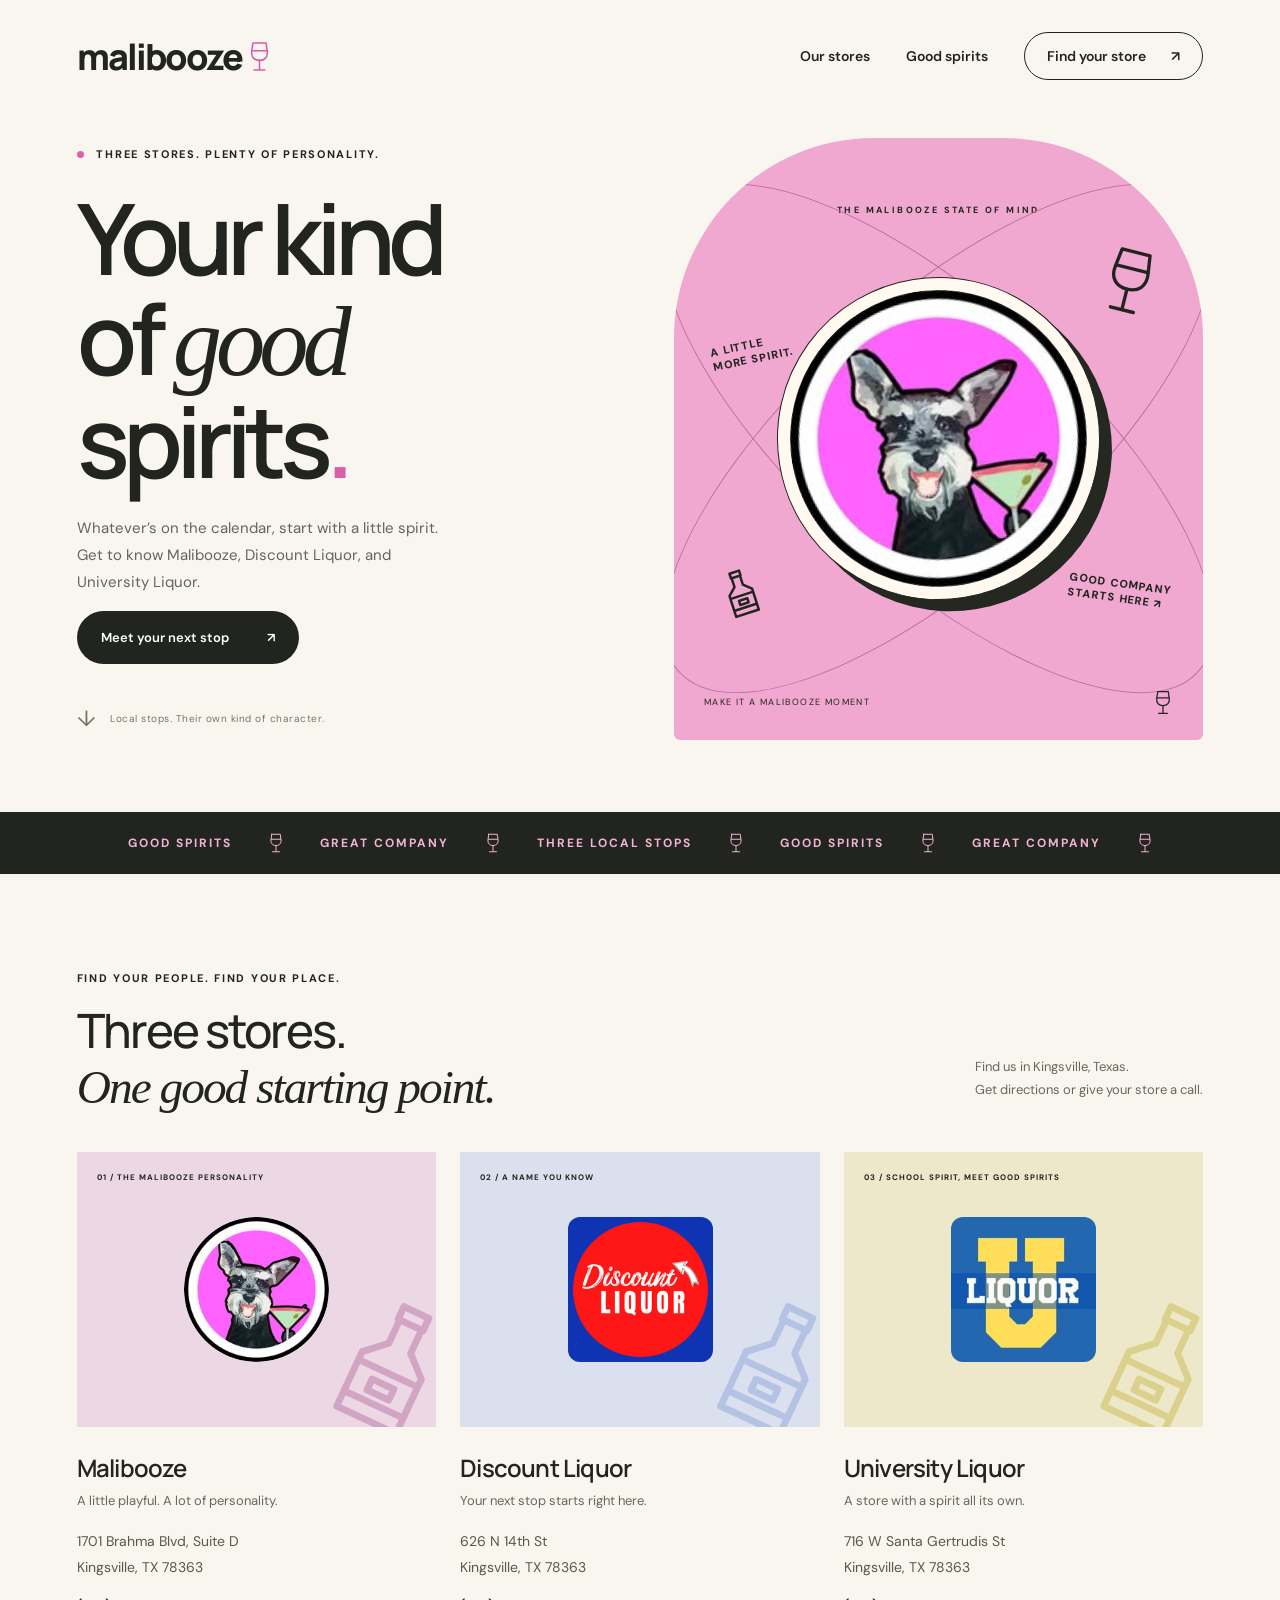
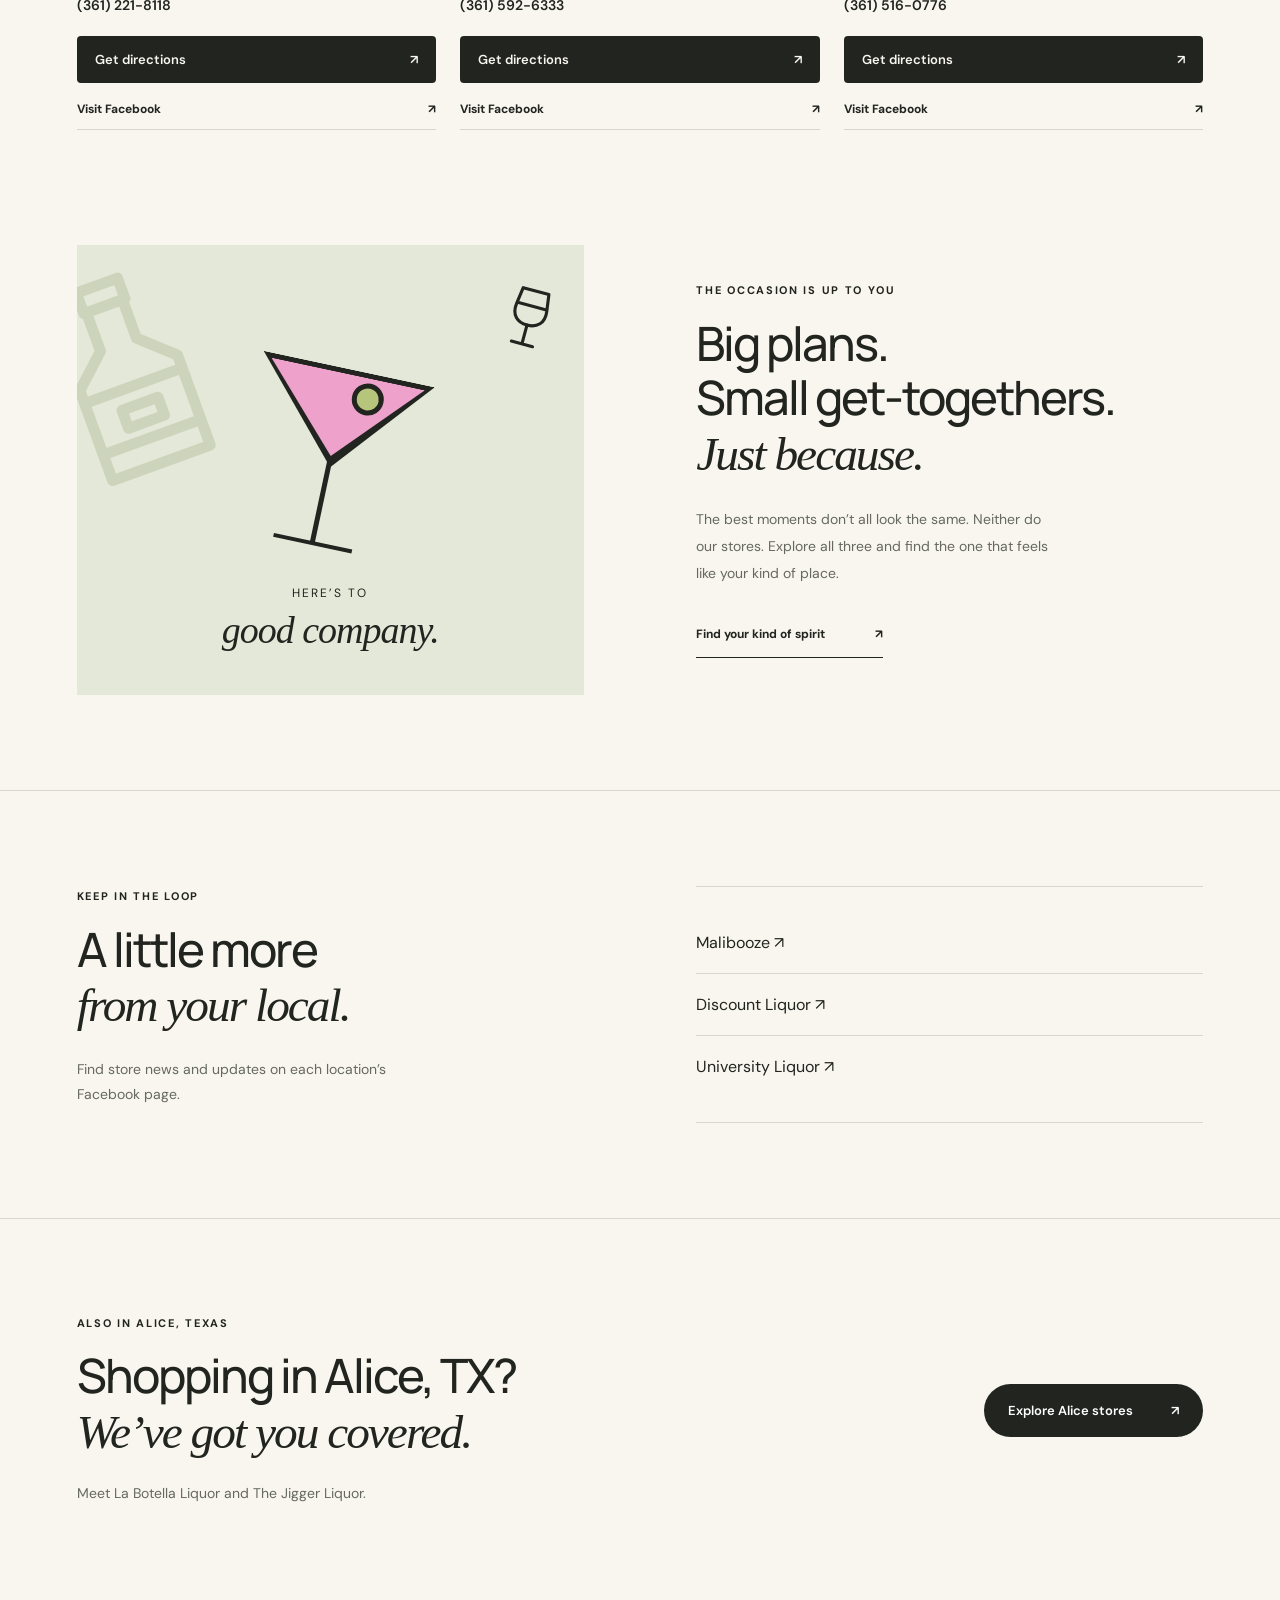
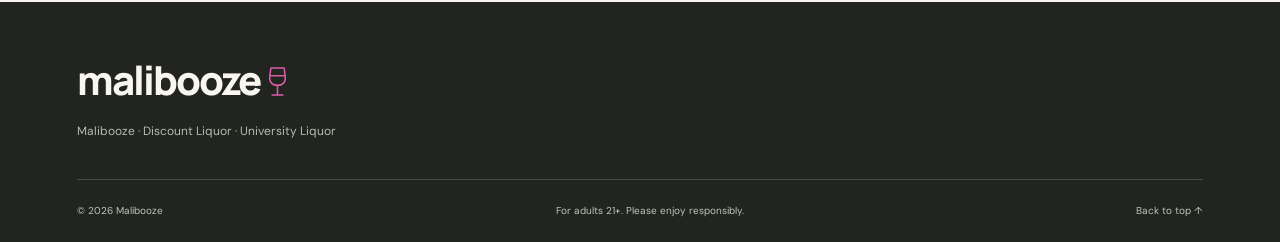
<file: index.html>
<!doctype html>
<html lang="en">
  <!-- #region Page metadata and assets -->
  <!-- MARK: Page metadata and assets -->
  <head>
    <meta charset="UTF-8">
    <meta name="viewport" content="width=device-width, initial-scale=1">
    <meta name="theme-color" content="#f0a6cf">
    <meta name="description" content="Meet Malibooze, Discount Liquor, and University Liquor. Three store identities, one place to find your next stop.">
    <title>Malibooze · Find your good spirits</title>
    <link rel="stylesheet" href="style.css">
    <script src="main.js" defer></script>
  </head>
  <!-- #endregion Page metadata and assets -->
  <body>
    <!-- #region Header and navigation -->
    <!-- MARK: Header and navigation -->
    <header class="header"><a class="wordmark" href="#" aria-label="Malibooze home">malibooze<span class="drink-icon wine-icon" aria-hidden="true"></span></a>
      <nav aria-label="Main navigation"><a href="#stores">Our stores</a><a href="#good-spirits">Good spirits</a><a class="nav-button" href="#stores">Find your store <span>↗</span></a></nav>
    </header>
    <!-- #endregion Header and navigation -->
    <main>
      <!-- #region Hero and mascot -->
      <!-- MARK: Hero and mascot -->
      <section class="hero" aria-labelledby="hero-title">
        <div class="hero-copy">
          <p class="eyebrow"><span></span> THREE STORES. PLENTY OF PERSONALITY.</p>
          <h1 id="hero-title">Your kind<br>of <em>good</em><br>spirits<span class="period">.</span></h1>
          <p class="intro">Whatever’s on the calendar, start with a little spirit. Get to know Malibooze, Discount Liquor, and University Liquor.</p><a class="button dark" href="#stores">Meet your next stop <span>↗</span></a>
          <div class="hero-note"><span>↓</span> Local stops. Their own kind of character.</div>
        </div>
        <div class="hero-art">
          <div class="art-top">THE MALIBOOZE STATE OF MIND</div>
          <div class="orbit orbit-one"></div>
          <div class="orbit orbit-two"></div><span class="hero-drink hero-drink-one drink-icon wine-icon" aria-hidden="true"></span><span class="hero-drink hero-drink-two drink-icon bottle-icon" aria-hidden="true"></span>
          <div class="mascot"><img src="maliboozeLogo.jpg" alt="Malibooze schnauzer mascot with a martini"></div>
          <div class="art-label label-one">A LITTLE<br>MORE SPIRIT.</div>
          <div class="art-label label-two">GOOD COMPANY<br>STARTS HERE ↗</div>
          <div class="art-bottom"><span>MAKE IT A MALIBOOZE MOMENT</span><span class="drink-icon wine-icon" aria-hidden="true"></span></div>
        </div>
      </section>
      <!-- #endregion Hero and mascot -->
      <!-- #region Wine and spirits ticker -->
      <!-- MARK: Wine and spirits ticker -->
      <div class="ticker" aria-hidden="true"><span>GOOD SPIRITS</span> <i class="drink-icon wine-icon"></i> <span>GREAT COMPANY</span> <i class="drink-icon wine-icon"></i> <span>THREE LOCAL STOPS</span> <i class="drink-icon wine-icon"></i> <span>GOOD SPIRITS</span> <i class="drink-icon wine-icon"></i> <span>GREAT COMPANY</span> <i class="drink-icon wine-icon"></i></div>
      <!-- #endregion Wine and spirits ticker -->
      <!-- #region Store locations and contact details -->
      <!-- MARK: Store locations and contact details -->
      <section class="stores section" id="stores">
        <div class="section-heading">
          <div>
            <p class="eyebrow">FIND YOUR PEOPLE. FIND YOUR PLACE.</p>
            <h2>Three stores.<br><em>One good starting point.</em></h2>
          </div>
          <p>Find us in Kingsville, Texas.<br>Get directions or give your store a call.</p>
        </div>
        <div class="store-grid">
          <!-- MARK: Malibooze store card -->
          <article class="store-card malibu">
            <div class="store-visual"><span class="store-number">01 / THE MALIBOOZE PERSONALITY</span><img src="maliboozeLogo.jpg" alt="Malibooze logo" loading="lazy"><span class="store-drink drink-icon bottle-icon" aria-hidden="true"></span></div>
            <div class="store-info">
              <h3>Malibooze</h3>
              <p>A little playful. A lot of personality.</p>
              <address class="store-address">1701 Brahma Blvd, Suite D<br>Kingsville, TX 78363</address><a class="store-phone" href="tel:+13612218118" aria-label="Call Malibooze at (361) 221-8118">(361) 221-8118</a><a class="directions-link" href="https://www.google.com/maps/dir/?api=1&amp;destination=1701+Brahma+Blvd%2C+Suite+D%2C+Kingsville%2C+TX+78363" target="_blank" rel="noopener noreferrer" aria-label="Get Google Maps directions to Malibooze">Get directions <span aria-hidden="true">↗</span></a><a class="store-link" data-store="malibooze" href="https://www.facebook.com/maliboozeliquortx" target="_blank" rel="noopener noreferrer">Visit Facebook <span>↗</span></a>
            </div>
          </article>
          <!-- MARK: Discount Liquor store card -->
          <article class="store-card discount">
            <div class="store-visual"><span class="store-number">02 / A NAME YOU KNOW</span><img src="discountLogo.png" alt="Discount Liquor logo" loading="lazy"><span class="store-drink drink-icon bottle-icon" aria-hidden="true"></span></div>
            <div class="store-info">
              <h3>Discount Liquor</h3>
              <p>Your next stop starts right here.</p>
              <address class="store-address">626 N 14th St<br>Kingsville, TX 78363</address><a class="store-phone" href="tel:+13615926333" aria-label="Call Discount Liquor at (361) 592-6333">(361) 592-6333</a><a class="directions-link" href="https://www.google.com/maps/dir/?api=1&amp;destination=626+N+14th+St%2C+Kingsville%2C+TX+78363" target="_blank" rel="noopener noreferrer" aria-label="Get Google Maps directions to Discount Liquor">Get directions <span aria-hidden="true">↗</span></a><a class="store-link" data-store="discount" href="https://www.facebook.com/DiscountLiquorTX" target="_blank" rel="noopener noreferrer">Visit Facebook <span>↗</span></a>
            </div>
          </article>
          <!-- MARK: University Liquor store card -->
          <article class="store-card university">
            <div class="store-visual"><span class="store-number">03 / SCHOOL SPIRIT, MEET GOOD SPIRITS</span><img src="universityLogo.jpg" alt="University Liquor logo" loading="lazy"><span class="store-drink drink-icon bottle-icon" aria-hidden="true"></span></div>
            <div class="store-info">
              <h3>University Liquor</h3>
              <p>A store with a spirit all its own.</p>
              <address class="store-address">716 W Santa Gertrudis St<br>Kingsville, TX 78363</address><a class="store-phone" href="tel:+13615160776" aria-label="Call University Liquor at (361) 516-0776">(361) 516-0776</a><a class="directions-link" href="https://www.google.com/maps/dir/?api=1&amp;destination=716+W+Santa+Gertrudis+St%2C+Kingsville%2C+TX+78363" target="_blank" rel="noopener noreferrer" aria-label="Get Google Maps directions to University Liquor">Get directions <span aria-hidden="true">↗</span></a><a class="store-link" data-store="university" href="https://www.facebook.com/profile.php?id=61582010642465" target="_blank" rel="noopener noreferrer">Visit Facebook <span>↗</span></a>
            </div>
          </article>
        </div>
      </section>
      <!-- #endregion Store locations and contact details -->
      <!-- #region Good spirits feature -->
      <!-- MARK: Good spirits feature -->
      <section class="spirit-section section" id="good-spirits">
        <div class="spirit-art" aria-hidden="true"><span class="background-bottle drink-icon bottle-icon"></span>
          <div class="glass">
            <div class="liquid"></div>
            <div class="olive"></div>
          </div><span class="small-wine drink-icon wine-icon"></span>
          <p>HERE’S TO<br><em>good company.</em></p>
        </div>
        <div class="spirit-copy">
          <p class="eyebrow">THE OCCASION IS UP TO YOU</p>
          <h2>Big plans.<br>Small get-togethers.<br><em>Just because.</em></h2>
          <p>The best moments don’t all look the same. Neither do our stores. Explore all three and find the one that feels like your kind of place.</p><a class="text-link" href="#stores">Find your kind of spirit <span>↗</span></a>
        </div>
      </section>
      <!-- #endregion Good spirits feature -->
      <!-- #region Facebook updates -->
      <!-- MARK: Facebook updates -->
      <section class="updates section" id="updates">
        <div>
          <p class="eyebrow">KEEP IN THE LOOP</p>
          <h2>A little more<br><em>from your local.</em></h2>
          <p>Find store news and updates on each location’s Facebook page.</p>
        </div>
        <div class="updates-list" id="social-links"><a class="social-row" href="https://www.facebook.com/maliboozeliquortx" target="_blank" rel="noopener noreferrer">Malibooze <span>↗</span></a><a class="social-row" href="https://www.facebook.com/DiscountLiquorTX" target="_blank" rel="noopener noreferrer">Discount Liquor <span>↗</span></a><a class="social-row" href="https://www.facebook.com/profile.php?id=61582010642465" target="_blank" rel="noopener noreferrer">University Liquor <span>↗</span></a></div>
      </section>
      <!-- #endregion Facebook updates -->
      <!-- #region Alice stores link -->
      <!-- MARK: Shopping in Alice -->
      <section class="section city-callout" aria-labelledby="alice-callout-title">
        <div>
          <p class="eyebrow">ALSO IN ALICE, TEXAS</p>
          <h2 id="alice-callout-title">Shopping in Alice, TX?<br><em>We’ve got you covered.</em></h2>
          <p>Meet La Botella Liquor and The Jigger Liquor.</p>
        </div>
        <a class="button dark" href="alice.html">Explore Alice stores <span>↗</span></a>
      </section>
      <!-- #endregion -->
    </main>
    <!-- #region Footer -->
    <!-- MARK: Footer -->
    <footer><a class="wordmark" href="#">malibooze<span class="drink-icon wine-icon" aria-hidden="true"></span></a>
      <p>Malibooze · Discount Liquor · University Liquor</p>
      <div class="footer-bottom"><span>© <span id="year">2026</span> Malibooze</span><span>For adults 21+. Please enjoy responsibly.</span><a href="#">Back to top ↑</a></div>
    </footer>
    <!-- #endregion Footer -->
  </body>
</html>
</file>
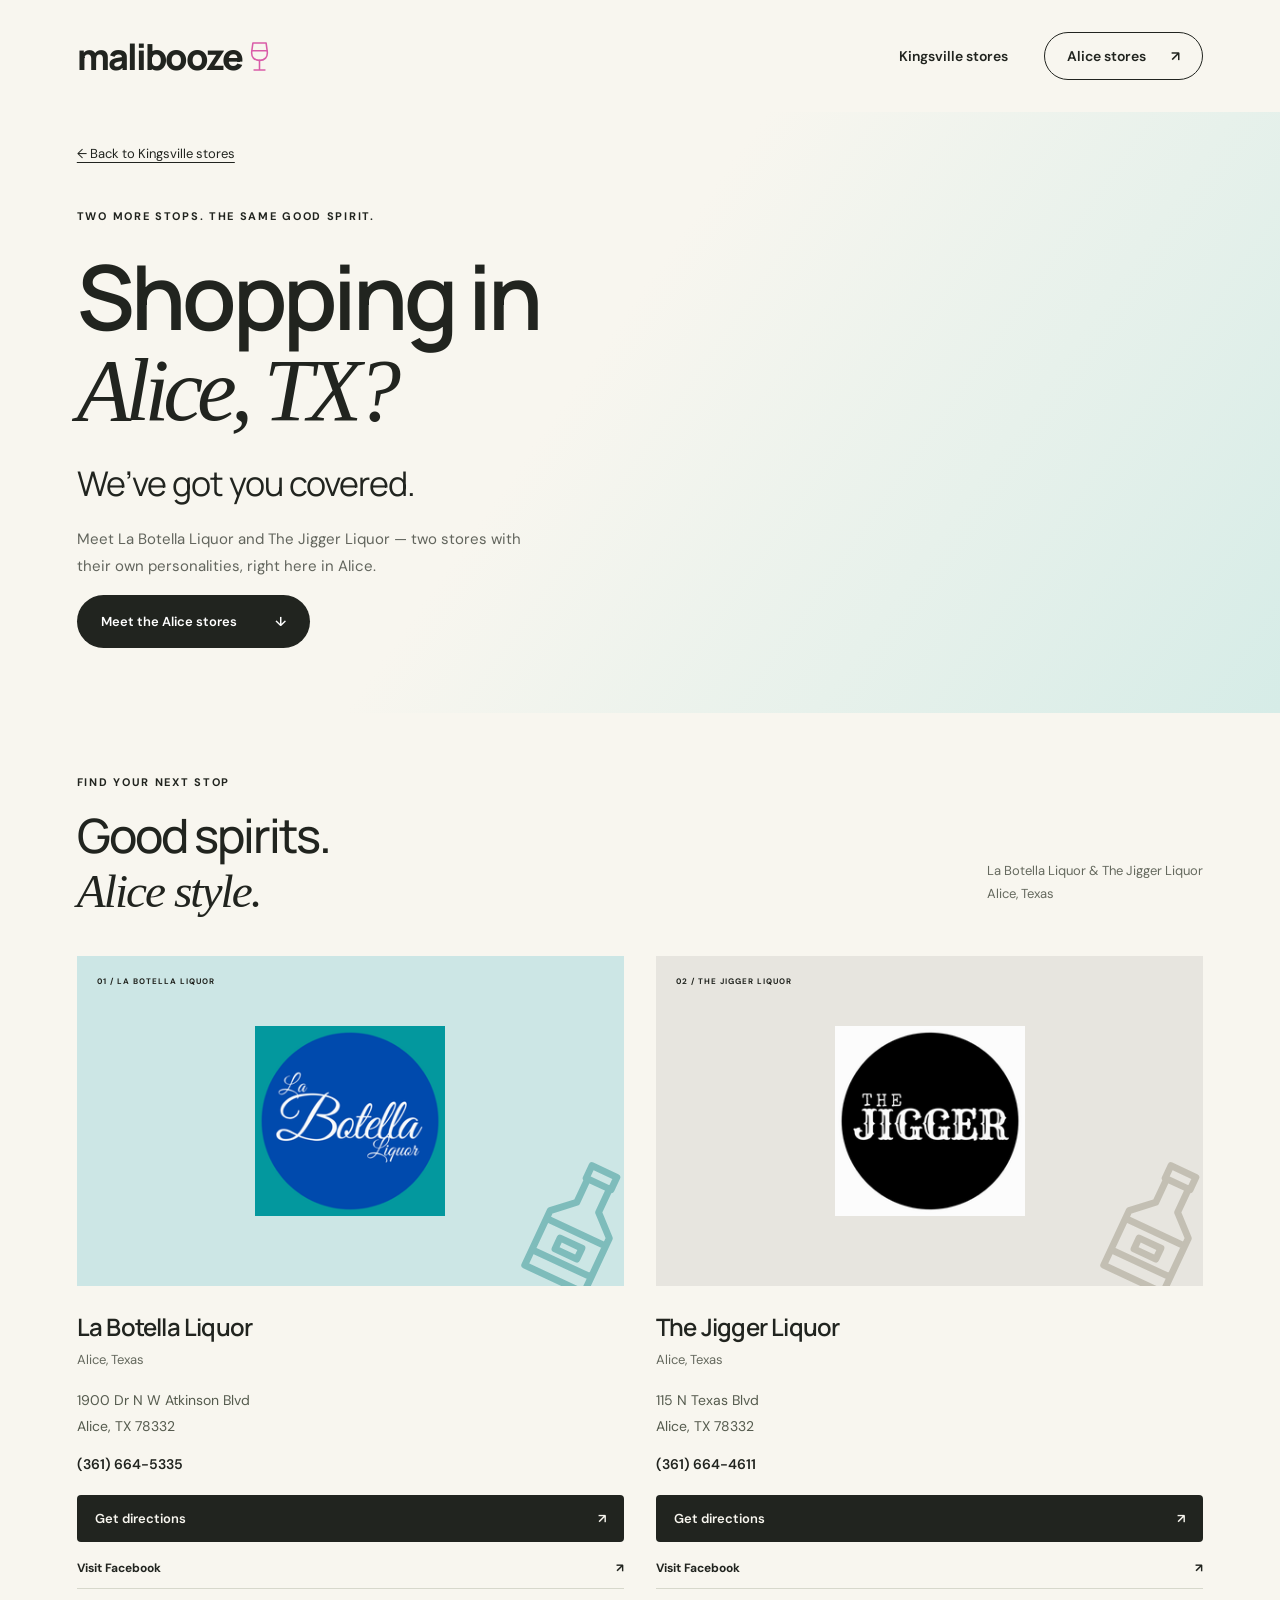
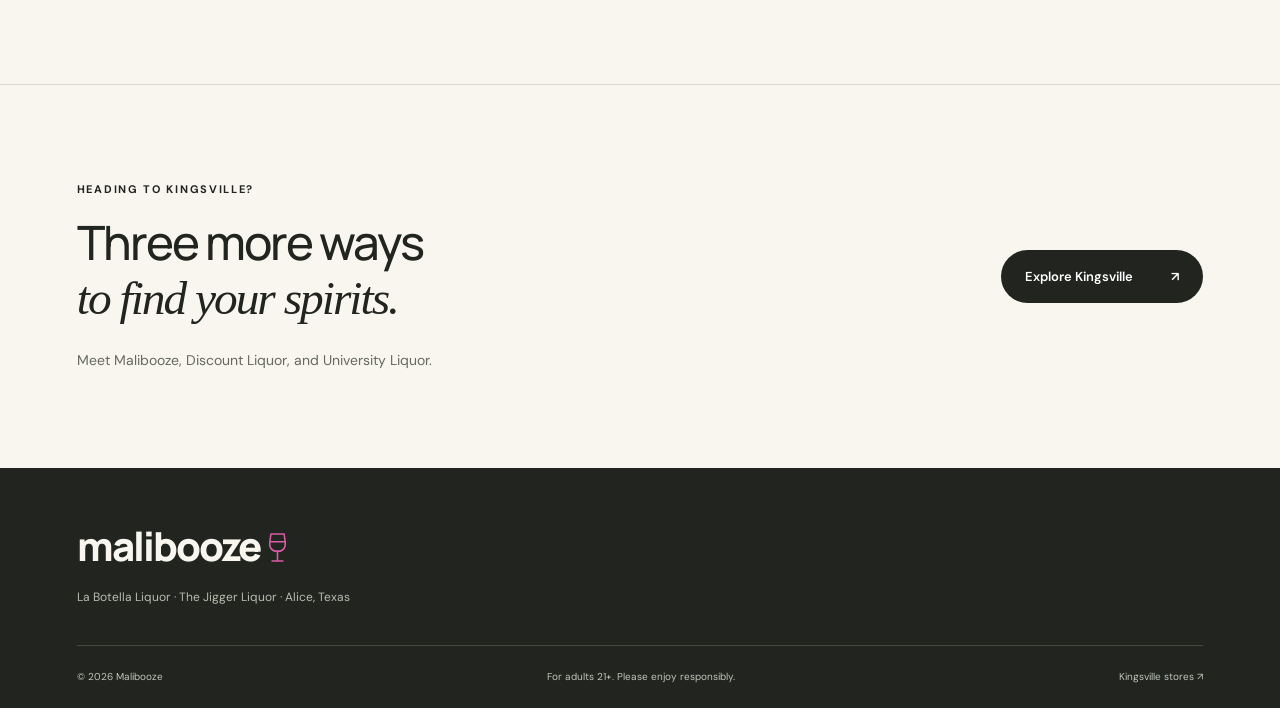
<file: alice.html>
<!doctype html>
<html lang="en">
  <!-- #region Page metadata -->
  <!-- MARK: Alice page metadata -->
  <head>
    <meta charset="UTF-8">
    <meta name="viewport" content="width=device-width, initial-scale=1">
    <meta name="theme-color" content="#009b9f">
    <meta name="description" content="Shopping in Alice, TX? Meet La Botella Liquor and The Jigger Liquor, our two Alice stores.">
    <title>Alice, TX stores · Malibooze</title>
    <link rel="stylesheet" href="style.css">
    <script src="alice.js" defer></script>
  </head>
  <!-- #endregion -->
  <body class="alice-page">
    <!-- #region Header -->
    <!-- MARK: Header and Kingsville navigation -->
    <header class="header">
      <a class="wordmark" href="index.html" aria-label="Malibooze home">malibooze<span class="drink-icon wine-icon" aria-hidden="true"></span></a>
      <nav aria-label="Main navigation">
        <a href="index.html#stores">Kingsville stores</a>
        <a class="nav-button" href="#alice-stores">Alice stores <span>↗</span></a>
      </nav>
    </header>
    <!-- #endregion -->
    <main>
      <!-- #region Alice introduction -->
      <!-- MARK: Shopping in Alice -->
      <section class="alice-intro section" aria-labelledby="alice-title">
        <a class="alice-back" href="index.html">← Back to Kingsville stores</a>
        <p class="eyebrow">TWO MORE STOPS. THE SAME GOOD SPIRIT.</p>
        <h1 id="alice-title">Shopping in<br><em>Alice, TX?</em></h1>
        <p class="alice-tagline">We’ve got you covered.</p>
        <p class="intro">Meet La Botella Liquor and The Jigger Liquor — two stores with their own personalities, right here in Alice.</p>
        <a class="button dark" href="#alice-stores">Meet the Alice stores <span>↓</span></a>
      </section>
      <!-- #endregion -->
      <!-- #region Alice stores -->
      <!-- MARK: Alice store cards -->
      <section class="section alice-stores" id="alice-stores" aria-labelledby="alice-stores-title">
        <div class="section-heading">
          <div>
            <p class="eyebrow">FIND YOUR NEXT STOP</p>
            <h2 id="alice-stores-title">Good spirits.<br><em>Alice style.</em></h2>
          </div>
          <p>La Botella Liquor &amp; The Jigger Liquor<br>Alice, Texas</p>
        </div>
        <div class="store-grid alice-grid">
          <!-- MARK: La Botella Liquor -->
          <article class="store-card botella">
            <div class="store-visual">
              <span class="store-number">01 / LA BOTELLA LIQUOR</span>
              <img src="laBotellaLiquorLogo.png" alt="La Botella Liquor logo" loading="lazy">
              <span class="store-drink drink-icon bottle-icon" aria-hidden="true"></span>
            </div>
            <div class="store-info">
              <h3>La Botella Liquor</h3>
              <p>Alice, Texas</p>
              <address class="store-address">1900 Dr N W Atkinson Blvd<br>Alice, TX 78332</address>
              <a class="store-phone" href="tel:+13616645335" aria-label="Call La Botella Liquor at (361) 664-5335">(361) 664-5335</a>
              <a class="directions-link" href="https://www.google.com/maps/dir/?api=1&amp;destination=La+Botella+Liquor%2C+1900+Dr+N+W+Atkinson+Blvd%2C+Alice%2C+TX+78332" target="_blank" rel="noopener noreferrer" aria-label="Get Google Maps directions to La Botella Liquor">Get directions <span aria-hidden="true">↗</span></a>
              <a class="store-link" href="https://www.facebook.com/labotellatx" target="_blank" rel="noopener noreferrer">Visit Facebook <span aria-hidden="true">↗</span></a>
            </div>
          </article>
          <!-- MARK: The Jigger Liquor -->
          <article class="store-card jigger">
            <div class="store-visual">
              <span class="store-number">02 / THE JIGGER LIQUOR</span>
              <img src="theJiggerLogo.png" alt="The Jigger Liquor logo" loading="lazy">
              <span class="store-drink drink-icon bottle-icon" aria-hidden="true"></span>
            </div>
            <div class="store-info">
              <h3>The Jigger Liquor</h3>
              <p>Alice, Texas</p>
              <address class="store-address">115 N Texas Blvd<br>Alice, TX 78332</address>
              <a class="store-phone" href="tel:+13616644611" aria-label="Call The Jigger Liquor at (361) 664-4611">(361) 664-4611</a>
              <a class="directions-link" href="https://www.google.com/maps/dir/?api=1&amp;destination=The+Jigger+Liquor%2C+115+N+Texas+Blvd%2C+Alice%2C+TX+78332" target="_blank" rel="noopener noreferrer" aria-label="Get Google Maps directions to The Jigger Liquor">Get directions <span aria-hidden="true">↗</span></a>
              <a class="store-link" href="https://www.facebook.com/thejiggertx" target="_blank" rel="noopener noreferrer">Visit Facebook <span aria-hidden="true">↗</span></a>
            </div>
          </article>
        </div>
      </section>
      <!-- #endregion -->
      <!-- #region Kingsville return link -->
      <!-- MARK: Kingsville stores -->
      <section class="section city-callout" aria-labelledby="kingsville-title">
        <div>
          <p class="eyebrow">HEADING TO KINGSVILLE?</p>
          <h2 id="kingsville-title">Three more ways<br><em>to find your spirits.</em></h2>
          <p>Meet Malibooze, Discount Liquor, and University Liquor.</p>
        </div>
        <a class="button dark" href="index.html#stores">Explore Kingsville <span>↗</span></a>
      </section>
      <!-- #endregion -->
    </main>
    <!-- #region Footer -->
    <!-- MARK: Alice footer -->
    <footer>
      <a class="wordmark" href="index.html">malibooze<span class="drink-icon wine-icon" aria-hidden="true"></span></a>
      <p>La Botella Liquor · The Jigger Liquor · Alice, Texas</p>
      <div class="footer-bottom">
        <span>© <span id="year">2026</span> Malibooze</span>
        <span>For adults 21+. Please enjoy responsibly.</span>
        <a href="index.html">Kingsville stores ↗</a>
      </div>
    </footer>
    <!-- #endregion -->
  </body>
</html>
</file>
<file: style.css>
@import url('https://fonts.googleapis.com/css2?family=DM+Sans:wght@400;500;600;700&family=Manrope:wght@400;500;600;700;800&display=swap');


/* #region Theme and base styles */
/* MARK: Theme and base styles */
:root{--ink:#21241f;--paper:#f8f6ef;--pink:#f1a8d0;--line:#d7d8cc}*{box-sizing:border-box}html{scroll-behavior:smooth;scroll-padding-top:30px}body{margin:0;background:var(--paper);color:var(--ink);font-family:'DM Sans',sans-serif}a{color:inherit;text-decoration:none}button,a{-webkit-tap-highlight-color:transparent}a:focus-visible{outline:3px solid #bb2383;outline-offset:6px} 

/* #endregion */
/* #region Header and navigation */
/* MARK: Header and navigation */
.header{height:112px;display:flex;align-items:center;justify-content:space-between;max-width:1440px;margin:auto;padding:0 6%}.wordmark{font-family:'Manrope',sans-serif;font-size:36px;font-weight:800;letter-spacing:-2px}.wordmark span{color:#d95ca8;display:inline-block;margin-left:5px;font-size:36px}nav{display:flex;align-items:center;gap:36px;font-size:14px;font-weight:600}.nav-button{border:1px solid var(--ink);padding:14px 22px;border-radius:30px}.nav-button span{margin-left:22px}

/* #endregion */
/* #region Hero and mascot */
/* MARK: Hero and mascot */
.hero{max-width:1440px;margin:0 auto;padding:26px 6% 72px;display:grid;grid-template-columns:1fr 1fr;gap:6%;align-items:center}.eyebrow{font-size:11px;letter-spacing:1.7px;font-weight:700;line-height:1.8}.eyebrow>span{width:7px;height:7px;background:#da62aa;border-radius:50%;display:inline-block;margin-right:8px}h1,h2,h3,p{margin-top:0}h1{font-family:'Manrope',sans-serif;font-size:clamp(72px,7.7vw,112px);line-height:1.01;font-weight:600;letter-spacing:-7px;margin:24px 0}em{font-family:Georgia,serif;font-weight:400}h1 em{letter-spacing:-6px}.period{color:#d760a9}.intro{max-width:370px;font-size:15px;line-height:1.8;color:#62655d}.button{display:inline-flex;align-items:center;gap:38px;padding:18px 24px;border-radius:32px;font-size:13px;font-weight:600}.dark{background:var(--ink);color:white}.button:hover{background:#4b5145}.hero-note{margin-top:40px;display:flex;gap:14px;align-items:center;font-size:10px;letter-spacing:.5px;color:#74776b}.hero-note>span{font-size:22px}.hero-art{background:var(--pink);aspect-ratio:.88;position:relative;border-radius:200px 200px 6px 6px;overflow:hidden;display:flex;align-items:center;justify-content:center}.art-top{position:absolute;top:11%;font-size:9px;letter-spacing:2.4px;font-weight:700}.mascot{position:relative;width:61%;aspect-ratio:1;border:1px solid var(--ink);padding:12px;border-radius:50%;background:#fff9f0;transform:rotate(-9deg);box-shadow:10px 13px 0 #242820}.mascot img{width:100%;height:100%;border-radius:50%;display:block}.orbit{position:absolute;border:1px solid #bc719f;border-radius:50%;width:132%;height:45%;transform:rotate(-42deg)}.orbit-two{transform:rotate(42deg)}.hero-drink{position:absolute;font-size:78px;z-index:2}.hero-drink-one{top:18%;right:9%}.hero-drink-two{bottom:19%;left:9%;font-size:55px}.art-label{position:absolute;font-size:11px;line-height:1.4;letter-spacing:1px;font-weight:800;z-index:3}.label-one{left:7%;top:33%;transform:rotate(-12deg)}.label-two{right:6%;bottom:22%;transform:rotate(8deg)}.art-bottom{position:absolute;bottom:25px;left:30px;right:30px;display:flex;justify-content:space-between;align-items:center;font-size:9px;letter-spacing:1.4px}.art-bottom span+span{font-size:25px}

/* #endregion */
/* #region Ticker */
/* MARK: Ticker */
.ticker{display:flex;gap:36px;white-space:nowrap;overflow:hidden;padding:20px 0;background:var(--ink);color:#f1b3d6;font-size:20px;align-items:center;justify-content:center}.ticker span{font-size:12px;font-weight:700;letter-spacing:2px}

/* #endregion */
/* #region Sections and store cards */
/* MARK: Sections and store cards */
.section{max-width:1440px;padding:95px 6%;margin:auto}.section-heading{display:flex;align-items:end;justify-content:space-between;margin-bottom:38px;gap:24px}h2{font-family:'Manrope',sans-serif;font-size:clamp(35px,3.7vw,53px);line-height:1.15;letter-spacing:-2px;font-weight:500;margin:15px 0 0}.section-heading>p{font-size:13px;line-height:1.8;color:#65695e}.store-grid{display:grid;grid-template-columns:repeat(3,1fr);gap:24px}.store-visual{height:275px;position:relative;display:flex;align-items:center;justify-content:center;overflow:hidden}.malibu .store-visual{background:#ecd8e5}.discount .store-visual{background:#dae0ee}.university .store-visual{background:#ece8c9}.store-number{position:absolute;top:20px;left:20px;font-size:8px;font-weight:700;letter-spacing:1px}.store-visual img{width:145px;height:145px;object-fit:contain;border-radius:50%;position:relative;z-index:1;transition:transform .3s}.discount img,.university img{border-radius:12px}.store-card:hover img{transform:rotate(-5deg) scale(1.04)}.store-drink{font-size:170px;position:absolute;right:-34px;bottom:-60px;color:#d3a5c4}.discount .store-drink{color:#b4c3e4}.university .store-drink{color:#dbd18d}.store-info{padding:24px 0 0}h3{font-family:'Manrope',sans-serif;font-size:24px;font-weight:600;letter-spacing:-.8px;margin-bottom:8px}.store-info p{color:#65695e;font-size:13px}.store-link{padding:18px 0 12px;border-bottom:1px solid var(--line);display:flex;justify-content:space-between;font-size:12px;font-weight:700}.store-link:hover,.text-link:hover{color:#a02c75}

/* #endregion */
/* #region Good spirits feature */
/* MARK: Good spirits feature */
.spirit-section{display:grid;grid-template-columns:1fr 1fr;gap:10%;align-items:center;padding-top:20px}.spirit-art{height:450px;background:#e4e8d9;position:relative;overflow:hidden;display:flex;flex-direction:column;align-items:center;justify-content:end;padding-bottom:36px}.spirit-art p{text-align:center;font-size:12px;letter-spacing:2px;line-height:1.5;z-index:1;margin:22px 0 0}.spirit-art em{font-size:38px;letter-spacing:-1px}.background-bottle{font-size:340px;position:absolute;top:-85px;left:-60px;color:#ccd4bb;transform:rotate(15deg)}.small-wine{font-size:80px;position:absolute;right:35px;top:40px}.glass{width:175px;height:180px;position:relative;margin-bottom:15px;transform:rotate(12deg)}.glass:before{content:'';position:absolute;top:0;width:175px;height:100px;background:var(--ink);clip-path:polygon(0 0,100% 0,51% 100%)}.liquid{position:absolute;top:5px;left:9px;width:157px;height:84px;background:#eda1cb;clip-path:polygon(0 0,100% 0,50% 100%);z-index:1}.glass:after{content:'';position:absolute;top:94px;left:85px;width:5px;height:83px;background:var(--ink);box-shadow:0 0 0 var(--ink)}.olive{width:80px;height:4px;background:var(--ink);position:absolute;top:176px;left:48px}.olive:after{content:'';height:22px;width:22px;border:5px solid var(--ink);background:#b6c57c;border-radius:50%;position:absolute;top:-166px;left:48px;z-index:2}.spirit-copy>p:not(.eyebrow){font-size:14px;line-height:1.9;color:#65695e;max-width:360px;margin:25px 0}.text-link{font-size:12px;font-weight:700;display:inline-flex;gap:50px;border-bottom:1px solid var(--ink);padding:15px 0}

/* #endregion */
/* #region Facebook updates */
/* MARK: Facebook updates */
.updates{border-top:1px solid var(--line);display:grid;grid-template-columns:1fr 1fr;gap:10%;align-items:center}.updates>div>p:not(.eyebrow){font-size:14px;color:#65695e;line-height:1.8;margin-top:24px;max-width:355px}.updates-list{border-top:1px solid var(--line);border-bottom:1px solid var(--line);padding:25px 0}.setup-note{font-weight:600;font-size:16px}.setup-detail{color:#65695e;font-size:13px;line-height:1.8;max-width:330px}.social-row{display:flex;justify-content:space-between;padding:20px 0;border-bottom:1px solid var(--line)}.social-row:last-child{border:0}

/* #endregion */
/* #region Footer */
/* MARK: Footer */
footer{background:var(--ink);color:var(--paper);padding:50px 6% 25px}footer>.wordmark{font-size:40px}footer>p{font-size:12px;color:#b8bdaf;margin:16px 0 40px}.footer-bottom{display:flex;justify-content:space-between;gap:20px;padding-top:24px;border-top:1px solid #454a40;font-size:10px;color:#c1c6b9}

/* #endregion */
/* #region Wide screens */
/* MARK: Wide screens */
@media(min-width:1500px){footer{padding-left:calc((100vw - 1267px)/2);padding-right:calc((100vw - 1267px)/2)}}

/* #endregion */
/* #region Tablet layout */
/* MARK: Tablet layout */
@media(max-width:800px){.header{height:90px}.wordmark{font-size:28px}nav{gap:20px}nav>a:not(.nav-button){display:none}.nav-button{padding:12px 16px;font-size:12px}.hero{gap:30px;padding-top:20px}.hero h1{font-size:72px;letter-spacing:-5px}.intro{font-size:13px}.hero-art{aspect-ratio:.7}.art-label{font-size:8px}.art-top{font-size:7px;letter-spacing:1px}.art-bottom{font-size:7px;left:18px;right:18px}.hero-drink-one{font-size:50px}.hero-drink-two{font-size:40px}.section{padding-top:65px;padding-bottom:65px}.store-grid{gap:16px}.store-visual{height:220px}.store-visual img{width:115px;height:115px}.store-number{font-size:6px;left:12px}h3{font-size:20px}.spirit-art{height:400px}.section-heading>p{max-width:210px}.spirit-section{gap:6%}}

/* #endregion */
/* #region Mobile layout */
/* MARK: Mobile layout */
@media(max-width:560px){.hero{grid-template-columns:1fr;padding-bottom:40px;gap:40px}.hero h1{font-size:84px;letter-spacing:-5px}.hero-copy{position:relative}.intro{max-width:320px;font-size:14px}.hero-note{margin-top:25px}.hero-art{aspect-ratio:1;max-height:440px;border-radius:180px 180px 4px 4px}.art-label{font-size:10px}.art-top{font-size:8px}.hero-art .mascot{width:57%}.section-heading{display:block}.section-heading>p{margin-top:22px;max-width:none}.store-grid{grid-template-columns:1fr;gap:32px}.store-visual{height:300px}.store-visual img{width:165px;height:165px}.store-number{font-size:8px;left:20px}.store-info{padding-top:18px}h3{font-size:26px}.spirit-section,.updates{grid-template-columns:1fr;gap:35px}.spirit-art{height:380px}.spirit-copy h2{font-size:39px}.updates{padding-top:50px}.footer-bottom{flex-wrap:wrap;line-height:1.8}.footer-bottom span:nth-child(2){order:3;width:100%}footer>.wordmark{font-size:34px}.section h2{letter-spacing:-1.5px}.ticker{gap:24px}}

/* #endregion */
/* #region Reduced motion */
/* MARK: Reduced motion */
@media(prefers-reduced-motion:reduce){html{scroll-behavior:auto}*{transition:none!important}}

/* #endregion */
/* #region Store contact details */
/* MARK: Store contact details */
.store-address{font-style:normal;font-size:14px;line-height:1.8;margin:20px 0 10px;color:#555b4e;overflow-wrap:anywhere}.store-phone{display:inline-block;font-size:14px;font-weight:600;padding:6px 0;margin-bottom:16px}.store-phone:hover{text-decoration:underline}.directions-link{display:flex;align-items:center;justify-content:space-between;gap:16px;background:var(--ink);color:var(--paper);padding:15px 18px;border-radius:4px;font-size:13px;font-weight:600}.directions-link:hover{background:#4b5145}

/* #endregion */
/* #region Wine and spirits icons */
/* MARK: Wine and spirits icons */
/* Masks use the element color, keeping the illustrations consistent with each store. */
.drink-icon {
  display: inline-block;
  width: 24px;
  height: 30px;
  flex-shrink: 0;
  background-color: currentColor;
  -webkit-mask: var(--drink-art) center / contain no-repeat;
  mask: var(--drink-art) center / contain no-repeat;
}
.wine-icon { --drink-art: url('wine-glass.svg'); }
.bottle-icon { --drink-art: url('spirits-bottle.svg'); }
.wordmark .drink-icon { width: 25px; height: 33px; vertical-align: -3px; }
.hero-drink { position: absolute; z-index: 2; }
.hero-drink-one { width: 54px; height: 70px; transform: rotate(14deg); }
.hero-drink-two { width: 40px; height: 64px; transform: rotate(-18deg); }
.art-bottom .drink-icon { width: 20px; height: 25px; }
.ticker .drink-icon { width: 16px; height: 22px; }
.store-drink { width: 110px; height: 190px; right: -10px; bottom: -35px; transform: rotate(25deg); }
.background-bottle { width: 175px; height: 330px; top: -35px; left: -35px; transform: rotate(-20deg); }
.small-wine { width: 50px; height: 75px; right: 30px; top: 35px; transform: rotate(15deg); }
@media (max-width: 800px) {
  .hero-drink-one { width: 36px; height: 50px; }
  .hero-drink-two { width: 30px; height: 45px; }
}
/* #endregion */

/* #region Alice stores and city links */
/* MARK: Alice stores and city links */
.city-callout { display: flex; align-items: center; justify-content: space-between; gap: 32px; border-top: 1px solid var(--line); }
.city-callout p:not(.eyebrow) { color: #65695e; font-size: 14px; line-height: 1.8; margin: 22px 0 0; }
.city-callout .button { flex-shrink: 0; }
.alice-intro { padding-top: 30px; padding-bottom: 65px; background: linear-gradient(125deg, var(--paper) 45%, #d6ece7); }
.alice-back { display: inline-block; margin-bottom: 45px; font-size: 13px; text-decoration: underline; text-underline-offset: 4px; }
.alice-intro h1 { font-size: clamp(60px, 7vw, 100px); letter-spacing: -4px; }
.alice-tagline { font-family: 'Manrope', sans-serif; font-size: clamp(22px, 3vw, 34px); letter-spacing: -1px; margin-bottom: 20px; }
.alice-intro .intro { max-width: 470px; }
.alice-grid { grid-template-columns: repeat(2, minmax(0, 1fr)); gap: 32px; }
.alice-grid .store-visual { height: 330px; }
.alice-grid .store-visual img { width: 190px; height: 190px; border-radius: 0; }
.botella .store-visual { background: #cce6e5; }
.botella .store-drink { color: #7ebcbb; }
.jigger .store-visual { background: #e7e5df; }
.jigger .store-drink { color: #c3bfb3; }
.alice-stores { padding-top: 60px; }
@media (max-width: 560px) {
  .city-callout { flex-direction: column; align-items: flex-start; }
  .alice-grid { grid-template-columns: 1fr; }
  .alice-grid .store-visual { height: 290px; }
  .alice-intro h1 { font-size: 60px; letter-spacing: -3px; }
  .alice-intro { padding-top: 20px; }
  .alice-back { margin-bottom: 35px; }
}
/* #endregion */
</file>
